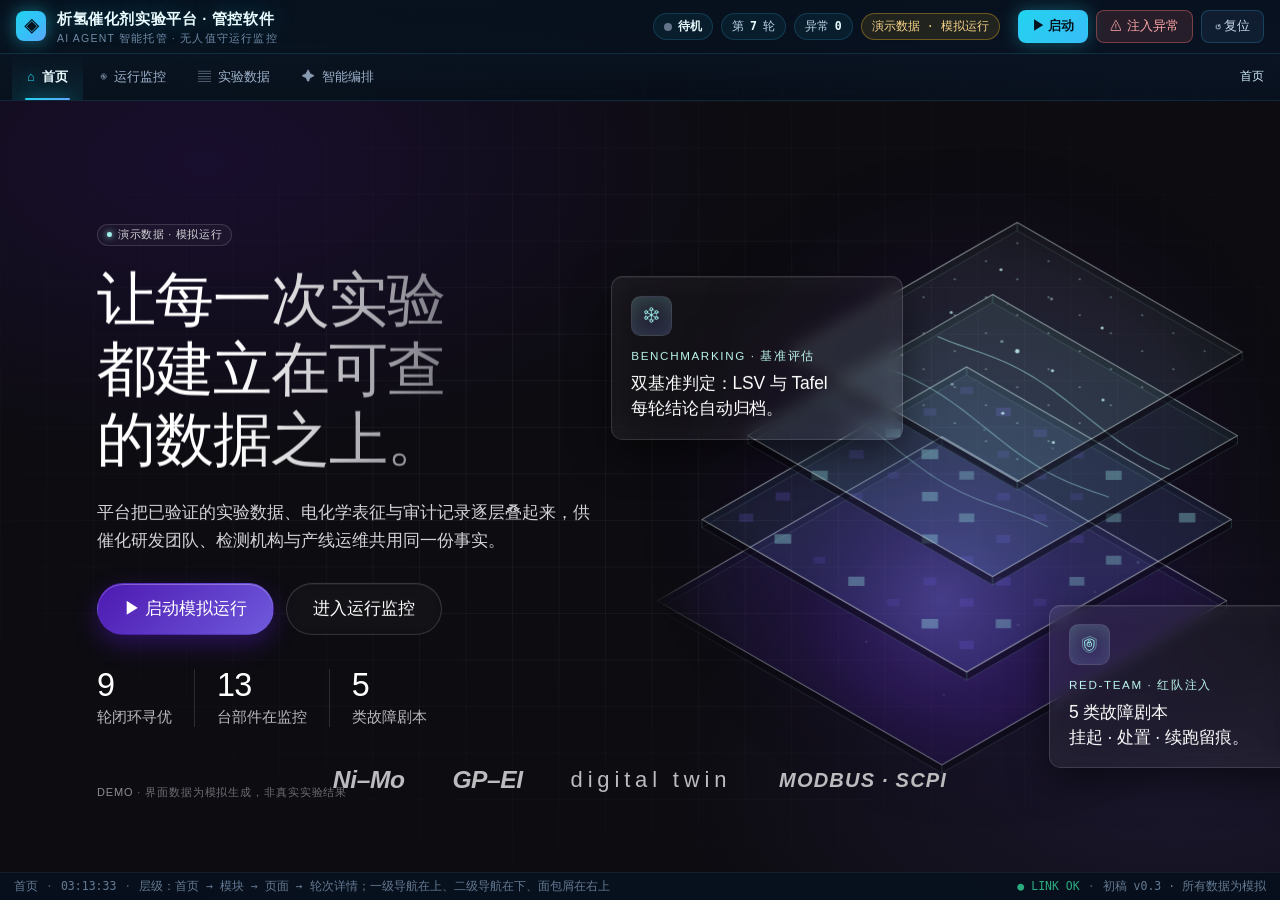
<file: 展示网页/index.html>
<!DOCTYPE html>
<html lang="zh-CN">
<head>
<meta charset="utf-8">
<meta name="viewport" content="width=device-width, initial-scale=1">
<title>析氢催化剂实验平台 · 管控软件 v0.3</title>
<link rel="stylesheet" href="assets/app.css">
<link rel="stylesheet" href="assets/hero.css">
</head>
<body>
<div id="app">

  <!-- 顶栏 -->
  <header class="topbar">
    <div class="brand">
      <span class="logo">◈</span>
      <div>
        <div class="t1">析氢催化剂实验平台 · 管控软件</div>
        <div class="t2">AI AGENT 智能托管 · 无人值守运行监控</div>
      </div>
    </div>
    <div class="grow"></div>
    <div class="pills">
      <span class="pill"><i class="dot s-idle" id="hdrStateDot"></i><b id="hdrState">待机</b></span>
      <span class="pill">第 <b id="hdrRound">–</b> 轮</span>
      <span class="pill">异常 <b id="hdrAlarm">0</b></span>
      <span class="pill demo-pill" title="界面数据为模拟生成，非真实实验数据">演示数据 · 模拟运行</span>
    </div>
    <div class="actions">
      <button id="btnRun" class="primary">▶ 启动</button>
      <button id="btnFault" class="danger">⚠ 注入异常</button>
      <button id="btnReset" class="plain">↺ 复位</button>
    </div>
  </header>

  <!-- 顶部导航窗格（一级模块 + 二级页面 + 面包屑） -->
  <nav class="navpane" id="navpane"></nav>

  <!-- 内容区 -->
  <div class="body">
    <main class="main" id="view"></main>
  </div>

  <!-- 状态栏 -->
  <footer class="statusbar">
    <span id="sbPage">首页</span>
    <span class="sep">·</span>
    <span id="sbClock">--:--:--</span>
    <span class="sep">·</span>
    <span id="sbHint"></span>
    <div class="grow"></div>
    <span class="ok">● LINK OK</span>
    <span class="sep">·</span>
    <span>初稿 v0.3 · 所有数据为模拟</span>
  </footer>
</div>

<div id="errbox"></div>

<!-- 数据与核心 -->
<script src="assets/data.js"></script>
<script src="core/bus.js"></script>
<script src="core/sim.js"></script>
<!-- 组件与图表 -->
<script src="ui/kit.js"></script>
<!-- 3D 引擎与场景（由 make_scene.py 生成；数字孪生页使用） -->
<script src="assets/3d/engine3d.js"></script>
<script src="assets/3d/scene.js"></script>
<!-- 视图：第一层 首页 / 第二层 模块总览 / 第三层 功能页与轮次详情 -->
<script src="views/home.js"></script>
<script src="views/module.js"></script>
<script src="views/dashboard.js"></script>
<script src="views/twin.js"></script>
<script src="views/archive.js"></script>
<script src="views/round.js"></script>
<script src="views/tasks.js"></script>
<script src="views/agent.js"></script>
<script src="views/logs.js"></script>
<!-- 启动 -->
<script src="app.js"></script>
</body>
</html>
</file>
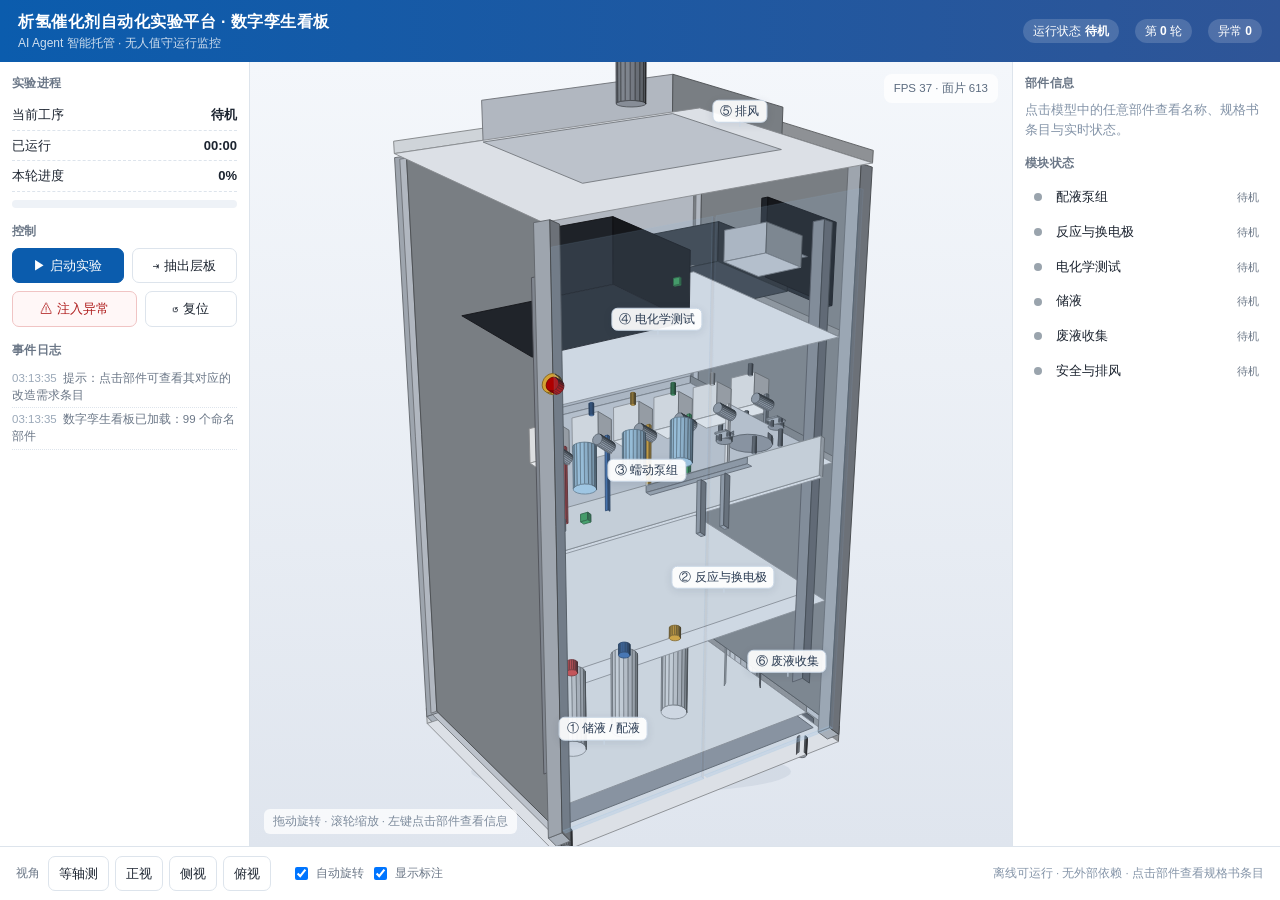
<file: 平台改造/3D数字孪生/index.html>
<!DOCTYPE html>
<html lang="zh-CN">
<head>
<meta charset="utf-8">
<meta name="viewport" content="width=device-width, initial-scale=1">
<title>析氢催化剂实验平台 · 数字孪生看板</title>
<style>
  :root{
    --bg:#eef2f7; --panel:#ffffff; --ink:#1c2430; --sub:#6b7787;
    --line:#dde4ec; --brand:#0b5cad; --brand2:#2f5597;
    --run:#3ba55d; --warn:#f0a020; --err:#d62728; --idle:#9aa4ad;
  }
  *{box-sizing:border-box}
  html,body{height:100%;margin:0}
  body{
    font:13px/1.5 "Microsoft YaHei","PingFang SC","Segoe UI",sans-serif;
    color:var(--ink); background:var(--bg); overflow:hidden;
  }
  #app{display:flex;flex-direction:column;height:100%}

  header{
    display:flex;align-items:center;gap:16px;padding:10px 18px;
    background:linear-gradient(90deg,#0b5cad,#2f5597);color:#fff;flex:0 0 auto;
  }
  header h1{font-size:16px;margin:0;font-weight:600;letter-spacing:.5px}
  header .sub{font-size:12px;opacity:.8}
  header .spacer{flex:1}
  .pill{font-size:12px;padding:3px 10px;border-radius:999px;background:rgba(255,255,255,.16)}
  .pill b{font-weight:600}

  main{flex:1;display:grid;grid-template-columns:250px 1fr 268px;min-height:0}
  aside{background:var(--panel);overflow:auto;padding:12px}
  #left{border-right:1px solid var(--line)}
  #right{border-left:1px solid var(--line)}

  .sec{margin-bottom:14px}
  .sec h2{font-size:12px;color:var(--sub);font-weight:600;margin:0 0 8px;letter-spacing:.4px}
  .kv{display:flex;justify-content:space-between;padding:5px 0;border-bottom:1px dashed var(--line)}
  .kv:last-child{border-bottom:0}
  .kv span:last-child{font-weight:600;font-variant-numeric:tabular-nums}

  .bar{height:8px;background:#eef2f7;border-radius:99px;overflow:hidden;margin:8px 0 4px}
  .bar i{display:block;height:100%;width:0;background:linear-gradient(90deg,#3ba55d,#63c98a);transition:width .2s}

  button{
    font:inherit;border:1px solid var(--line);background:#fff;color:var(--ink);
    padding:7px 10px;border-radius:7px;cursor:pointer;transition:.15s;
  }
  button:hover{border-color:#b9c7d8;background:#f7fafd}
  button:active{transform:translateY(1px)}
  button.primary{background:var(--brand);border-color:var(--brand);color:#fff}
  button.primary:hover{background:#0a51a0}
  button.danger{color:#b02020;border-color:#f0c4c4;background:#fff7f7}
  button.danger:hover{background:#ffecec}
  .btnrow{display:flex;gap:8px;flex-wrap:wrap}
  .btnrow button{flex:1 1 auto}

  /* 告警横幅 */
  #alert{
    display:none;margin:0 0 10px;padding:8px 10px;border-radius:8px;
    font-size:12px;line-height:1.45;
  }
  #alert.show{display:block}
  #alert.warn{background:#fff6e5;border:1px solid #f3d08a;color:#8a5a00}
  #alert.error{background:#ffeceb;border:1px solid #f2b5b3;color:#9c1c1c;animation:blink 1s infinite}
  @keyframes blink{50%{opacity:.55}}

  #log{font-size:11.5px;color:var(--sub);max-height:150px;overflow:auto}
  #log div{padding:3px 0;border-bottom:1px dotted var(--line)}
  #log .t{color:#9aa8b8;margin-right:6px}
  #log .e{color:#b02020}
  #log .w{color:#8a5a00}

  /* 舞台 */
  #stage{position:relative;min-width:0;background:#eef2f7}
  #cv{display:block;width:100%;height:100%;cursor:grab}
  #cv:active{cursor:grabbing}
  #labels{position:absolute;inset:0;pointer-events:none;overflow:hidden}
  .lab{
    position:absolute;transform:translate(-50%,-100%);
    background:rgba(255,255,255,.92);border:1px solid #c8d6e5;color:#2a3b52;
    font-size:11.5px;padding:2px 7px;border-radius:6px;white-space:nowrap;
    box-shadow:0 2px 8px rgba(20,40,70,.10);
  }
  .lab::after{content:"";position:absolute;left:50%;bottom:-5px;width:1px;height:5px;background:#c8d6e5}
  #hint{
    position:absolute;left:14px;bottom:12px;font-size:11.5px;color:#7d8b9c;
    background:rgba(255,255,255,.75);padding:4px 9px;border-radius:6px;
  }
  #stats{
    position:absolute;right:14px;top:12px;font-size:11.5px;color:#5b6b7f;
    background:rgba(255,255,255,.8);padding:6px 10px;border-radius:8px;
    font-variant-numeric:tabular-nums;
  }

  /* 右栏 */
  #card{font-size:12.5px}
  #card .name{font-size:14px;font-weight:600;margin-bottom:2px}
  #card .code{font-size:11.5px;color:var(--sub);margin-bottom:8px}
  #card .spec{display:inline-block;background:#eef4fb;color:#0b5cad;border-radius:5px;padding:1px 7px;font-size:11.5px;margin-bottom:8px}
  #card .desc{color:#46536a;line-height:1.6}
  #card .state{margin-top:8px;font-size:12px}
  .dot{display:inline-block;width:8px;height:8px;border-radius:50%;margin-right:6px;vertical-align:1px}
  .s-idle{background:var(--idle)} .s-running{background:var(--run)}
  .s-warn{background:var(--warn)} .s-error{background:var(--err)}

  .mod{display:flex;align-items:center;gap:8px;padding:7px 8px;border-radius:7px;cursor:pointer;border:1px solid transparent}
  .mod:hover{background:#f5f9fd;border-color:#e2ebf5}
  .mod .nm{flex:1;font-size:12.5px}
  .mod .st{font-size:11px;color:var(--sub)}

  footer{
    flex:0 0 auto;display:flex;align-items:center;gap:10px;padding:9px 16px;
    background:var(--panel);border-top:1px solid var(--line);
  }
  footer .grp{display:flex;gap:6px;align-items:center}
  footer .lbl{font-size:12px;color:var(--sub);margin-right:2px}
  footer .spacer{flex:1}
  label.chk{display:flex;align-items:center;gap:5px;font-size:12px;color:var(--sub);cursor:pointer}
  #err{position:fixed;inset:auto 12px 12px 12px;background:#ffeceb;border:1px solid #f2b5b3;color:#9c1c1c;padding:10px 12px;border-radius:8px;display:none;white-space:pre-wrap;font-size:12px;z-index:99}
</style>
</head>
<body>
<div id="app">
  <header>
    <div>
      <h1>析氢催化剂自动化实验平台 · 数字孪生看板</h1>
      <div class="sub">AI Agent 智能托管 · 无人值守运行监控</div>
    </div>
    <div class="spacer"></div>
    <div class="pill">运行状态 <b id="hdrState">待机</b></div>
    <div class="pill">第 <b id="hdrRound">0</b> 轮</div>
    <div class="pill">异常 <b id="hdrErr">0</b></div>
  </header>

  <main>
    <aside id="left">
      <div id="alert" class="warn"></div>

      <div class="sec">
        <h2>实验进程</h2>
        <div class="kv"><span>当前工序</span><span id="mStep">待机</span></div>
        <div class="kv"><span>已运行</span><span id="mElapsed">00:00</span></div>
        <div class="kv"><span>本轮进度</span><span id="mProg">0%</span></div>
        <div class="bar"><i id="mBar"></i></div>
      </div>

      <div class="sec">
        <h2>控制</h2>
        <div class="btnrow">
          <button id="btnRun" class="primary">▶ 启动实验</button>
          <button id="btnDrawer">⇥ 抽出层板</button>
        </div>
        <div class="btnrow" style="margin-top:8px">
          <button id="btnFault" class="danger">⚠ 注入异常</button>
          <button id="btnReset">↺ 复位</button>
        </div>
      </div>

      <div class="sec">
        <h2>事件日志</h2>
        <div id="log"></div>
      </div>
    </aside>

    <section id="stage">
      <canvas id="cv"></canvas>
      <div id="labels"></div>
      <div id="stats">FPS <span id="fps">–</span> · 面片 <span id="faces">–</span></div>
      <div id="hint">拖动旋转 · 滚轮缩放 · 左键点击部件查看信息</div>
    </section>

    <aside id="right">
      <div class="sec">
        <h2>部件信息</h2>
        <div id="card">
          <div class="desc" style="color:#8494a8">点击模型中的任意部件查看名称、规格书条目与实时状态。</div>
        </div>
      </div>
      <div class="sec">
        <h2>模块状态</h2>
        <div id="mods"></div>
      </div>
    </aside>
  </main>

  <footer>
    <div class="grp"><span class="lbl">视角</span>
      <button data-view="iso">等轴测</button>
      <button data-view="front">正视</button>
      <button data-view="side">侧视</button>
      <button data-view="top">俯视</button>
    </div>
    <div class="grp" style="margin-left:10px">
      <label class="chk"><input type="checkbox" id="cbSpin" checked> 自动旋转</label>
      <label class="chk"><input type="checkbox" id="cbLabel" checked> 显示标注</label>
    </div>
    <div class="spacer"></div>
    <div style="font-size:11.5px;color:#8494a8">离线可运行 · 无外部依赖 · 点击部件查看规格书条目</div>
  </footer>
</div>

<div id="err"></div>

<script src="scene.js"></script>
<script src="engine.js"></script>
<script src="app.js"></script>
</body>
</html>
</file>
<file: 展示网页/assets/app.css>
/* ============================================================
   析氢催化剂实验平台 · 管控软件
   设计系统 v0.3 —— 深色科技风（HUD / 网格底 / 青色辉光 / 等宽数字）
   ============================================================ */

:root{
  /* 底色与面板 */
  --bg:#060b14;
  --bg2:#08111e;
  --panel:rgba(13,23,38,.92);
  --panel2:rgba(17,30,49,.9);
  --glass:rgba(20,36,58,.66);
  /* 文字 */
  --ink:#e6f0fa;
  --ink2:#c6d8ea;
  --sub:#8ba3bd;
  --dim:#647a93;
  /* 线条 */
  --line:rgba(96,165,250,.14);
  --line2:rgba(120,180,255,.28);
  --hair:rgba(148,163,184,.1);
  /* 主题色 */
  --brand:#22d3ee;
  --brand2:#38bdf8;
  --brand3:#3b82f6;
  --run:#34d399;
  --warn:#fbbf24;
  --err:#f87171;
  --idle:#64748b;
  --chip:rgba(34,211,238,.08);
  --radius:10px;
  --shadow:0 10px 30px rgba(0,0,0,.34), inset 0 1px 0 rgba(255,255,255,.03);
  --glow:0 0 18px rgba(34,211,238,.28);
  --mono:ui-monospace,"Cascadia Mono","JetBrains Mono",Consolas,"Microsoft YaHei",monospace;
}

*{box-sizing:border-box}
html,body{height:100%;margin:0}
body{
  font:13px/1.55 "Microsoft YaHei","PingFang SC","Segoe UI",sans-serif;
  color:var(--ink);overflow:hidden;
  background:
    radial-gradient(1100px 560px at 8% -12%, rgba(34,211,238,.16), transparent 62%),
    radial-gradient(900px 520px at 92% -6%, rgba(59,130,246,.18), transparent 64%),
    radial-gradient(700px 420px at 50% 110%, rgba(14,116,144,.16), transparent 70%),
    var(--bg);
}
/* 全局网格底 */
body::before{
  content:"";position:fixed;inset:0;z-index:0;pointer-events:none;
  background-image:
    linear-gradient(rgba(56,189,248,.055) 1px,transparent 1px),
    linear-gradient(90deg,rgba(56,189,248,.055) 1px,transparent 1px);
  background-size:46px 46px,46px 46px;
  -webkit-mask-image:radial-gradient(1300px 760px at 50% -8%,#000 12%,rgba(0,0,0,.45) 62%,transparent 88%);
  mask-image:radial-gradient(1300px 760px at 50% -8%,#000 12%,rgba(0,0,0,.45) 62%,transparent 88%);
}
#app{position:relative;z-index:1;display:flex;flex-direction:column;height:100%}
.grow{flex:1}
.muted{color:var(--dim)}
.sep{color:rgba(148,163,184,.45);margin:0 6px}
.mono{font-family:var(--mono);font-variant-numeric:tabular-nums}

/* ---------- 滚动条 ---------- */
::-webkit-scrollbar{width:10px;height:10px}
::-webkit-scrollbar-track{background:transparent}
::-webkit-scrollbar-thumb{background:rgba(96,165,250,.22);border-radius:6px;border:2px solid transparent;background-clip:content-box}
::-webkit-scrollbar-thumb:hover{background:rgba(34,211,238,.4);background-clip:content-box}

/* ============================================================
   一、顶栏
   ============================================================ */
.topbar{
  flex:0 0 auto;display:flex;align-items:center;gap:18px;
  padding:0 16px;height:54px;
  background:linear-gradient(180deg,rgba(8,17,30,.96),rgba(8,17,30,.78));
  border-bottom:1px solid rgba(56,189,248,.16);
  box-shadow:0 1px 0 rgba(34,211,238,.08),0 8px 24px rgba(0,0,0,.35);
}
.brand{display:flex;align-items:center;gap:11px;min-width:0}
.brand .logo{
  width:30px;height:30px;flex:0 0 30px;display:flex;align-items:center;justify-content:center;
  font-size:15px;color:#04121c;border-radius:8px;font-weight:700;
  background:linear-gradient(135deg,#22d3ee,#38bdf8 60%,#60a5fa);
  box-shadow:0 0 18px rgba(34,211,238,.5);
}
.brand .t1{
  font-size:15px;font-weight:600;letter-spacing:.6px;color:#eafcff;
  text-shadow:0 0 22px rgba(34,211,238,.35);white-space:nowrap;
}
.brand .t2{font-size:10.5px;color:#6f8aa6;letter-spacing:1.2px;white-space:nowrap}
.pills{display:flex;align-items:center;gap:8px;flex-wrap:wrap}
.pill{
  display:inline-flex;align-items:center;gap:6px;
  font-size:11.5px;padding:4px 10px;border-radius:999px;
  background:rgba(34,211,238,.07);border:1px solid rgba(56,189,248,.18);
  color:#b9d3e8;font-family:var(--mono);
}
.pill b{font-weight:600;color:#eafcff;font-variant-numeric:tabular-nums}
.demo-pill{
  background:rgba(251,191,36,.1);border-color:rgba(251,191,36,.35);color:#f7d488;cursor:help;
}
.actions{display:flex;gap:8px}

/* ---------- 按钮 ---------- */
button{
  font:inherit;font-size:12.5px;border:1px solid rgba(56,189,248,.22);background:rgba(20,36,58,.7);
  color:var(--ink2);padding:6px 13px;border-radius:8px;cursor:pointer;transition:.15s;white-space:nowrap;
}
button:hover{border-color:rgba(34,211,238,.5);color:#eafcff;background:rgba(34,211,238,.12)}
button:active{transform:translateY(1px)}
button.primary{
  background:linear-gradient(135deg,#22d3ee,#38bdf8);color:#04121c;border-color:transparent;font-weight:600;
  box-shadow:0 0 18px rgba(34,211,238,.35);
}
button.primary:hover{background:linear-gradient(135deg,#4be0f5,#5ec5fa);color:#04121c;box-shadow:0 0 24px rgba(34,211,238,.55)}
button.danger{background:rgba(248,113,113,.12);border-color:rgba(248,113,113,.4);color:#fca5a5}
button.danger:hover{background:rgba(248,113,113,.2);border-color:rgba(248,113,113,.65);color:#fecaca}
.topbar button.plain{background:rgba(20,36,58,.7)}

/* ============================================================
   二、顶部导航窗格（一级模块 + 二级页面 + 面包屑）
   ============================================================ */
.navpane{
  flex:0 0 auto;z-index:2;
  background:linear-gradient(180deg,rgba(10,20,34,.92),rgba(8,15,26,.72));
  border-bottom:1px solid rgba(56,189,248,.12);
}
.navrow{display:flex;align-items:stretch;gap:2px;padding:0 12px;height:46px;overflow-x:auto;overflow-y:hidden}
.navrow::-webkit-scrollbar{height:0}
.tab{
  position:relative;display:flex;align-items:center;gap:7px;
  padding:0 15px;font-size:13px;color:#9fb3cc;cursor:pointer;white-space:nowrap;
  transition:color .15s,background .15s;user-select:none;
}
.tab .ic{font-size:13px;opacity:.85}
.tab:hover{color:#d9f6ff;background:linear-gradient(180deg,transparent,rgba(34,211,238,.07))}
.tab.on{color:#eafcff;font-weight:600;background:linear-gradient(180deg,transparent,rgba(34,211,238,.1))}
.tab.on .ic{color:var(--brand);opacity:1;text-shadow:0 0 12px rgba(34,211,238,.8)}
.tab.on::after{
  content:"";position:absolute;left:13px;right:13px;bottom:0;height:2px;border-radius:2px;
  background:linear-gradient(90deg,#22d3ee,#60a5fa);box-shadow:0 0 14px rgba(34,211,238,.85);
}
.tab .cnt{
  font-family:var(--mono);font-size:10.5px;background:rgba(248,113,113,.9);color:#1a0505;
  border-radius:999px;padding:0 5px;min-width:16px;text-align:center;font-weight:700;
}
.navrow .spacer{flex:1}
/* 面包屑 */
.crumbs{display:flex;align-items:center;gap:6px;font-size:11.5px;font-family:var(--mono);color:#6f8aa6;padding-right:4px}
.crumb{cursor:pointer;color:#7f9ab5;transition:.15s}
.crumb:hover{color:var(--brand);text-shadow:0 0 10px rgba(34,211,238,.6)}
.crumb.here{color:#cfe9f7;cursor:default}
.crumb.here:hover{text-shadow:none;color:#cfe9f7}
.crumb-sep{color:#3f5a75}
/* 二级页面条 */
.subnav{
  display:flex;align-items:center;gap:8px;padding:0 14px 9px;overflow-x:auto;
}
.subnav::-webkit-scrollbar{height:0}
.subtab{
  display:inline-flex;align-items:center;gap:6px;white-space:nowrap;
  font-size:12px;padding:5px 13px;border-radius:999px;cursor:pointer;
  border:1px solid rgba(56,189,248,.16);background:rgba(15,28,46,.66);color:#9fb3cc;transition:.15s;
}
.subtab:hover{border-color:rgba(34,211,238,.42);color:#dff6ff}
.subtab.on{
  color:#04121c;font-weight:600;border-color:transparent;
  background:linear-gradient(135deg,#22d3ee,#38bdf8);
  box-shadow:0 0 18px rgba(34,211,238,.38);
}
.subnav .lbl{font-size:11px;letter-spacing:1px;color:#5d7791;font-family:var(--mono);padding-right:2px}

/* ============================================================
   三、布局
   ============================================================ */
.body{flex:1;display:flex;min-height:0}
.main{flex:1;min-width:0;overflow:auto;padding:15px 18px 26px}

/* ============================================================
   四、卡片（HUD 角标）
   ============================================================ */
.card{
  position:relative;background:linear-gradient(180deg,var(--panel),rgba(10,18,30,.92));
  border:1px solid var(--line);border-radius:var(--radius);
  box-shadow:var(--shadow);padding:12px 14px;margin-bottom:12px;
}
.card::before{
  content:"";position:absolute;left:-1px;top:-1px;width:13px;height:13px;
  border-top:1.5px solid rgba(34,211,238,.7);border-left:1.5px solid rgba(34,211,238,.7);
  border-top-left-radius:var(--radius);pointer-events:none;
}
.card::after{
  content:"";position:absolute;right:-1px;bottom:-1px;width:13px;height:13px;
  border-bottom:1.5px solid rgba(34,211,238,.35);border-right:1.5px solid rgba(34,211,238,.35);
  border-bottom-right-radius:var(--radius);pointer-events:none;
}
.card>h3{
  margin:0 0 10px;font-size:12.5px;color:#9dc2dd;font-weight:600;
  letter-spacing:.8px;display:flex;align-items:center;gap:8px;
}
.card>h3::before{
  content:"";width:3px;height:12px;border-radius:2px;
  background:linear-gradient(180deg,#22d3ee,#3b82f6);box-shadow:0 0 10px rgba(34,211,238,.7);
}
.card>h3 .tag{
  font-size:10.5px;font-weight:400;color:#8fa9c2;background:var(--chip);
  border:1px solid rgba(56,189,248,.22);border-radius:5px;padding:0 6px;letter-spacing:.2px;
}
.grid{display:grid;gap:12px}
.g4{grid-template-columns:repeat(4,1fr)}
.g3{grid-template-columns:repeat(3,1fr)}
.g2{grid-template-columns:repeat(2,1fr)}
.g23{grid-template-columns:1.35fr 1fr}
.g32{grid-template-columns:1fr 1.35fr}
@media (max-width:1280px){ .g4{grid-template-columns:repeat(2,1fr)} .grid.g3{grid-template-columns:repeat(2,1fr)} }

/* ---------- 统计卡 ---------- */
.stat{padding:12px 14px}
.stat .k{font-size:11.5px;color:var(--sub);letter-spacing:.6px}
.stat .v{
  font-size:27px;font-weight:600;line-height:1.24;margin-top:3px;
  font-family:var(--mono);font-variant-numeric:tabular-nums;letter-spacing:-.6px;
  color:#f2fcff;text-shadow:0 0 20px rgba(34,211,238,.3);
}
.stat .v small{font-size:12px;font-weight:400;color:var(--sub);margin-left:4px;text-shadow:none;letter-spacing:0}
.stat .d{font-size:11.5px;color:var(--dim);margin-top:3px}
.stat .d.up{color:var(--run)} .stat .d.down{color:var(--err)}
.stat .d b{color:#d7ecf9;font-family:var(--mono)}

/* ---------- 状态点 / 徽标 ---------- */
.dot{width:8px;height:8px;border-radius:50%;display:inline-block;background:var(--idle);position:relative}
.dot.s-run{background:var(--run);box-shadow:0 0 10px rgba(52,211,153,.9)}
.dot.s-warn{background:var(--warn);box-shadow:0 0 10px rgba(251,191,36,.9)}
.dot.s-err{background:var(--err);box-shadow:0 0 10px rgba(248,113,113,.95)}
.badge{
  display:inline-block;font-size:11px;padding:1px 8px;border-radius:999px;
  border:1px solid transparent;white-space:nowrap;font-family:var(--mono);
}
.b-idle{background:rgba(100,116,139,.16);color:#9aa9bd;border-color:rgba(100,116,139,.3)}
.b-run{background:rgba(52,211,153,.14);color:#6ee7b7;border-color:rgba(52,211,153,.34)}
.b-warn{background:rgba(251,191,36,.14);color:#fcd34d;border-color:rgba(251,191,36,.34)}
.b-err{background:rgba(248,113,113,.14);color:#fca5a5;border-color:rgba(248,113,113,.36)}
.b-info{background:rgba(34,211,238,.12);color:#67e8f9;border-color:rgba(34,211,238,.32)}

/* ---------- 告警横幅 ---------- */
.banner{
  display:none;align-items:center;gap:10px;padding:9px 12px;border-radius:9px;
  margin-bottom:12px;font-size:12.5px;
}
.banner.show{display:flex}
.banner.hold{background:rgba(251,191,36,.1);border:1px solid rgba(251,191,36,.35);color:#fcd34d}
.banner.stop{background:rgba(248,113,113,.12);border:1px solid rgba(248,113,113,.4);color:#fca5a5;animation:blink 1.1s infinite}
@keyframes blink{50%{opacity:.6}}

/* ---------- 表格 ---------- */
table{width:100%;border-collapse:collapse;font-size:12.5px}
th,td{text-align:left;padding:7px 8px;border-bottom:1px solid var(--hair)}
th{
  font-size:11px;color:var(--sub);font-weight:600;background:rgba(56,189,248,.05);
  white-space:nowrap;letter-spacing:.5px;
}
tbody tr{cursor:pointer;transition:background .12s}
tbody tr:hover{background:rgba(34,211,238,.06)}
tbody tr.sel{background:rgba(34,211,238,.1);box-shadow:inset 2px 0 0 var(--brand)}
td.num,th.num{text-align:right;font-variant-numeric:tabular-nums;font-family:var(--mono)}
td b{white-space:nowrap}

/* ---------- 时间轴 ---------- */
.tl{display:flex;gap:6px;margin:6px 0 2px}
.tl .seg{
  flex:var(--w) 1 0;position:relative;padding:8px 8px 7px;font-size:11.5px;
  color:#7f9ab5;background:rgba(56,189,248,.045);
  border:1px solid rgba(96,165,250,.12);border-radius:7px;text-align:center;transition:.2s;
}
.tl .seg.done{color:#c6d8ea;border-color:rgba(52,211,153,.32);background:rgba(52,211,153,.06)}
.tl .seg.cur{
  color:#eafcff;font-weight:600;border-color:rgba(34,211,238,.55);
  background:linear-gradient(180deg,rgba(34,211,238,.18),rgba(34,211,238,.04));
  box-shadow:0 0 18px rgba(34,211,238,.22);
}
.tl .seg .bar{height:3px;background:rgba(96,165,250,.18);border-radius:2px;margin-top:6px;overflow:hidden}
.tl .seg .bar i{display:block;height:100%;background:linear-gradient(90deg,#22d3ee,#60a5fa);box-shadow:0 0 8px rgba(34,211,238,.8)}

/* ---------- 层级路径条 ---------- */
.pathbar{display:flex;align-items:center;gap:8px;flex-wrap:wrap;font-family:var(--mono);font-size:11.5px}
.pathbar .pn{
  display:inline-flex;align-items:center;gap:6px;padding:5px 11px;border-radius:7px;
  border:1px solid rgba(56,189,248,.16);background:rgba(15,28,46,.62);color:#8fb6d4;cursor:pointer;transition:.15s;
}
.pathbar .pn:hover{border-color:rgba(34,211,238,.45);color:#dff6ff}
.pathbar .pn .pi{color:#5d7791}
.pathbar .pn.on{
  color:#04121c;font-weight:600;border-color:transparent;
  background:linear-gradient(135deg,#22d3ee,#38bdf8);box-shadow:0 0 16px rgba(34,211,238,.35);
}
.pathbar .pn.on .pi{color:#04121c;opacity:.65}
.pathbar .pa{color:#3f5a75}
.pathbar .pn.ghost{opacity:.5;border-style:dashed;cursor:default}
.pathbar .pn.ghost:hover{border-color:rgba(56,189,248,.16);color:#8fb6d4}

/* ---------- 进度条 ---------- */
.pbar{height:7px;background:rgba(96,165,250,.14);border-radius:99px;overflow:hidden}
.pbar i{display:block;height:100%;background:linear-gradient(90deg,#22d3ee,#34d399);box-shadow:0 0 12px rgba(34,211,238,.6);transition:width .25s}

/* ---------- 列表 ---------- */
.row{display:flex;align-items:center;gap:8px;padding:7px 0;border-bottom:1px dashed var(--hair)}
.row:last-child{border-bottom:0}
.row:hover{background:rgba(34,211,238,.04)}
.row .nm{flex:1;min-width:0;overflow:hidden;text-overflow:ellipsis;white-space:nowrap}
.row .st{font-size:11.5px;color:var(--sub);font-family:var(--mono)}

/* ---------- 日志 ---------- */
.log{font-size:11.5px;max-height:280px;overflow:auto;font-family:var(--mono)}
.log div{padding:3px 0;border-bottom:1px dotted rgba(148,163,184,.1)}
.log .t{color:#5f7791;margin-right:6px;font-variant-numeric:tabular-nums}
.log .e{color:#fca5a5} .log .w{color:#fcd34d}

/* ---------- 3D ---------- */
.twin-wrap{display:grid;grid-template-columns:1fr 300px;gap:12px}
.twin-canvas{
  position:relative;border:1px solid rgba(56,189,248,.2);border-radius:10px;overflow:hidden;height:calc(100vh - 210px);min-height:420px;
  background:
    radial-gradient(700px 400px at 50% 15%,rgba(34,211,238,.1),transparent 70%),
    linear-gradient(180deg,#0a1422,#070e19);
  box-shadow:inset 0 0 60px rgba(34,211,238,.06);
}
.twin-canvas canvas{display:block;width:100%;height:100%}
.twin-badge{
  position:absolute;left:12px;top:10px;font-size:11px;color:#7fd8ec;font-family:var(--mono);
  background:rgba(6,16,28,.7);border:1px dashed rgba(34,211,238,.4);border-radius:6px;padding:3px 8px;
  letter-spacing:.5px;
}

/* ---------- 其他 ---------- */
.kv{display:flex;justify-content:space-between;gap:10px;padding:5px 0;border-bottom:1px dashed var(--hair)}
.kv:last-child{border-bottom:0}
.kv span:first-child{color:var(--sub)}
.kv span:last-child{font-weight:600;font-variant-numeric:tabular-nums;font-family:var(--mono);color:#dff2ff}
.chip{
  display:inline-block;font-size:11.5px;background:var(--chip);border:1px solid rgba(56,189,248,.22);
  border-radius:5px;padding:1px 7px;margin:2px 4px 2px 0;color:#9dd6ea;
}
.qchip{
  display:inline-block;font-size:11.5px;padding:3px 9px;border-radius:999px;cursor:pointer;
  border:1px dashed rgba(56,189,248,.35);color:#8fe6f8;background:rgba(34,211,238,.06);margin:0 5px 5px 0;
  transition:.15s;
}
.qchip:hover{background:rgba(34,211,238,.16);border-style:solid;color:#d8fbff}
textarea,input[type=text]{
  font:inherit;width:100%;border:1px solid rgba(56,189,248,.22);border-radius:8px;
  padding:8px 10px;background:rgba(8,17,30,.8);color:var(--ink);resize:vertical;
}
textarea::placeholder,input[type=text]::placeholder{color:#56708b}
textarea:focus,input[type=text]:focus{outline:none;border-color:rgba(34,211,238,.6);box-shadow:0 0 0 3px rgba(34,211,238,.12)}
.btnrow{display:flex;gap:8px;flex-wrap:wrap;margin-top:10px}
.trace{border:1px solid var(--line);border-radius:8px;padding:8px 10px;margin-bottom:8px;background:rgba(10,20,34,.7)}
.trace .hd{display:flex;gap:8px;align-items:center;font-size:12.5px}
.trace .bd{margin-top:6px;font-size:12px;color:#a9c2d8;display:none}
.trace.open .bd{display:block}
.trace .bd ol{margin:6px 0 0 18px;padding:0}
.trace .bd li{margin:3px 0}
.cand{border:1px solid var(--line);border-radius:9px;padding:10px 12px;margin-bottom:8px;background:rgba(10,20,34,.6)}
.cand .t{font-weight:600;font-size:13px;display:flex;gap:8px;align-items:center}
.cand .m{font-size:12px;color:var(--sub);margin-top:4px}
.cand .e{font-size:11.5px;color:#9bb6cd;margin-top:6px;background:rgba(56,189,248,.07);border-radius:6px;padding:5px 8px}
.cand.sel{border-color:rgba(34,211,238,.55);box-shadow:0 0 0 3px rgba(34,211,238,.12)}

/* ---------- 错误框 ---------- */
#errbox{
  position:fixed;left:12px;right:12px;bottom:12px;z-index:99;display:none;
  background:rgba(60,10,14,.94);border:1px solid rgba(248,113,113,.5);color:#fecaca;border-radius:8px;
  padding:10px 12px;font-size:12px;white-space:pre-wrap;max-height:40vh;overflow:auto;
}

/* ---------- 底部状态栏 ---------- */
.statusbar{
  flex:0 0 auto;display:flex;align-items:center;gap:2px;padding:5px 14px;height:28px;
  background:rgba(8,17,30,.92);border-top:1px solid var(--hair);font-size:11.5px;color:var(--dim);
  font-family:var(--mono);
}
.statusbar .ok{color:rgba(52,211,153,.8)}

/* ============================================================
   五、首页（项目总览）
   ============================================================ */
.home-hero{
  position:relative;overflow:hidden;border-radius:14px;margin-bottom:12px;
  padding:26px 28px 22px;color:#eafcff;
  background:
    radial-gradient(700px 300px at 85% 0%,rgba(34,211,238,.18),transparent 65%),
    linear-gradient(124deg,rgba(8,24,44,.96) 0%,rgba(9,34,63,.94) 46%,rgba(13,44,80,.92) 100%);
  border:1px solid rgba(56,189,248,.24);
  box-shadow:0 18px 44px rgba(0,0,0,.45), inset 0 0 70px rgba(34,211,238,.06);
}
.home-hero::before{
  content:"";position:absolute;inset:0;pointer-events:none;opacity:.5;
  background-image:radial-gradient(circle at 1px 1px,rgba(56,189,248,.35) 1px,transparent 0);
  background-size:22px 22px;
  -webkit-mask-image:linear-gradient(102deg,#000 18%,transparent 66%);
  mask-image:linear-gradient(102deg,#000 18%,transparent 66%);
}
.home-hero::after{
  content:"";position:absolute;right:-1px;bottom:-1px;width:16px;height:16px;
  border-bottom:2px solid rgba(34,211,238,.6);border-right:2px solid rgba(34,211,238,.6);
  border-bottom-right-radius:14px;pointer-events:none;
}
.hero-grid{position:relative;display:grid;grid-template-columns:1.16fr .84fr;gap:30px;align-items:start}
.home-hero .kicker{
  font-size:11px;letter-spacing:1.4px;color:#7fd8ec;margin-bottom:10px;font-family:var(--mono);
}
.home-hero h1{
  margin:0 0 10px;font-size:25px;line-height:1.34;font-weight:700;letter-spacing:1px;
  color:#f4fdff;text-shadow:0 0 30px rgba(34,211,238,.35);
}
.home-hero .lede{margin:0 0 14px;font-size:12.8px;line-height:1.9;color:#b9d4e6;max-width:52em}
.home-hero .lede b{color:#7fe9ff;font-weight:600}
.hero-tags{display:flex;flex-wrap:wrap;gap:6px;margin-bottom:16px}
.hero-tags .ht{
  font-size:11px;padding:2px 9px;border-radius:999px;font-family:var(--mono);
  background:rgba(34,211,238,.09);border:1px solid rgba(56,189,248,.28);color:#a9e6f7;
}
.hero-btns{display:flex;gap:10px;flex-wrap:wrap}
.hero-btns button{font-size:13px;padding:8px 16px;border-radius:9px}
button.hero-primary{
  background:linear-gradient(135deg,#22d3ee,#38bdf8);color:#04121c;border-color:transparent;font-weight:700;
  box-shadow:0 0 22px rgba(34,211,238,.5);
}
button.hero-primary:hover{background:linear-gradient(135deg,#4be0f5,#5ec5fa);color:#04121c}
button.hero-ghost{background:rgba(34,211,238,.08);border-color:rgba(56,189,248,.34);color:#c7ecfa}
button.hero-ghost:hover{background:rgba(34,211,238,.18);border-color:rgba(34,211,238,.6);color:#eafcff}
.hero-note{margin-top:12px;font-size:11px;color:#7f9ab5;font-family:var(--mono)}
.hero-note b{color:#f7d488}

/* 首页 · 实时状态卡 */
.hero-status{
  background:linear-gradient(180deg,rgba(12,28,48,.86),rgba(8,20,36,.86));
  border:1px solid rgba(56,189,248,.26);border-radius:12px;padding:14px 16px 12px;
  box-shadow:inset 0 0 40px rgba(34,211,238,.05);
}
.hero-status .hs-hd{display:flex;align-items:center;gap:8px;font-size:13px;margin-bottom:6px;color:#eafcff}
.hero-status .hs-hd .dot{box-shadow:0 0 0 3px rgba(34,211,238,.14)}
.hero-status .hs-hd .hs-live{margin-left:auto;font-size:10.5px;color:#6f8aa6;font-family:var(--mono)}
.hero-status .kv{border-bottom:1px dashed rgba(56,189,248,.16);font-size:12.5px;padding:6px 0}
.hero-status .kv:last-child{border-bottom:0}
.hero-status .kv span:first-child{color:#8fb6d4}
.hero-status .kv span:last-child{color:#eafcff}
.hero-status .pbar{background:rgba(34,211,238,.14);margin:7px 0 3px}
.hero-status .pbar i{background:linear-gradient(90deg,#22d3ee,#34d399);box-shadow:0 0 14px rgba(34,211,238,.8)}

/* 首页 · 分区标题 */
.sec-hd{
  display:flex;align-items:baseline;gap:10px;
  margin:18px 2px 10px;font-size:13.5px;font-weight:600;color:#d6ecfa;letter-spacing:.8px;
}
.sec-hd::before{
  content:"";width:3px;height:13px;border-radius:2px;
  background:linear-gradient(180deg,#22d3ee,#3b82f6);box-shadow:0 0 10px rgba(34,211,238,.7);
  display:inline-block;transform:translateY(1px);
}
.sec-hd .muted{font-size:11px;font-weight:400;letter-spacing:0}

/* 首页 · 能力卡 */
.cap{display:flex;gap:12px;cursor:pointer;margin-bottom:0;transition:transform .16s,border-color .16s,box-shadow .16s,background .16s}
.cap:hover{
  transform:translateY(-2px);border-color:rgba(34,211,238,.45);
  background:linear-gradient(180deg,rgba(19,38,62,.96),rgba(11,24,40,.96));
  box-shadow:0 12px 30px rgba(0,0,0,.45),0 0 26px rgba(34,211,238,.12);
}
.cap .cap-ic{
  flex:0 0 38px;height:38px;border-radius:10px;display:flex;align-items:center;justify-content:center;
  font-size:18px;color:var(--brand);background:rgba(34,211,238,.09);border:1px solid rgba(56,189,248,.28);
  box-shadow:inset 0 0 18px rgba(34,211,238,.12);
}
.cap .cap-bd{min-width:0}
.cap .cap-t{font-size:13px;font-weight:600;display:flex;align-items:center;gap:8px;color:#e6f4ff}
.cap .cap-t .chip{font-size:10.5px;font-weight:400}
.cap .cap-d{font-size:12px;color:var(--sub);line-height:1.72;margin-top:5px}
.cap .cap-go{font-size:11px;color:var(--brand);margin-top:7px;opacity:.8;font-family:var(--mono)}
.cap:hover .cap-go{opacity:1}
/* 大号模块入口卡 */
.modcard{
  display:flex;flex-direction:column;gap:8px;cursor:pointer;margin-bottom:0;
  padding:16px 18px;transition:transform .16s,border-color .16s,box-shadow .16s,background .16s;
}
.modcard:hover{
  transform:translateY(-3px);border-color:rgba(34,211,238,.5);
  background:linear-gradient(180deg,rgba(20,40,66,.96),rgba(11,24,40,.96));
  box-shadow:0 16px 36px rgba(0,0,0,.5),0 0 30px rgba(34,211,238,.14);
}
.modcard .mh{display:flex;align-items:center;gap:10px}
.modcard .mi{
  width:34px;height:34px;flex:0 0 34px;border-radius:9px;display:flex;align-items:center;justify-content:center;
  font-size:16px;color:var(--brand);background:rgba(34,211,238,.1);border:1px solid rgba(56,189,248,.3);
  box-shadow:inset 0 0 18px rgba(34,211,238,.14);
}
.modcard .mt{font-size:15px;font-weight:600;color:#eafcff;letter-spacing:.5px}
.modcard .ms{font-size:11px;color:#6f8aa6;font-family:var(--mono);letter-spacing:.6px}
.modcard .md{font-size:12px;color:var(--sub);line-height:1.75;min-height:42px}
.modcard .mp{display:flex;flex-wrap:wrap;gap:5px;margin-top:2px}
.modcard .mp span{
  font-size:11px;font-family:var(--mono);color:#9dd6ea;background:rgba(34,211,238,.07);
  border:1px solid rgba(56,189,248,.2);border-radius:5px;padding:1px 7px;
}
.modcard .mg{margin-top:auto;font-size:11.5px;color:var(--brand);font-family:var(--mono);padding-top:6px}
.modcard:hover .mg{text-shadow:0 0 12px rgba(34,211,238,.7)}

/* 首页 · 导览路线 */
.steps{display:grid;grid-template-columns:repeat(5,1fr);gap:10px}
.step{
  position:relative;background:linear-gradient(180deg,var(--panel),rgba(10,18,30,.9));
  border:1px solid var(--line);border-radius:10px;
  padding:11px 12px;cursor:pointer;transition:transform .16s,border-color .16s,background .16s;
}
.step:hover{transform:translateY(-2px);border-color:rgba(34,211,238,.42);background:rgba(19,38,62,.9)}
.step .n{
  width:20px;height:20px;border-radius:50%;background:rgba(34,211,238,.1);color:var(--brand);
  border:1px solid rgba(56,189,248,.34);font-size:11px;font-weight:700;font-family:var(--mono);
  display:flex;align-items:center;justify-content:center;margin-bottom:7px;
}
.step .t{font-size:12.5px;font-weight:600;color:#e6f4ff}
.step .d{font-size:11.5px;color:var(--sub);line-height:1.65;margin-top:4px}
.step::after{
  content:"›";position:absolute;right:-8px;top:50%;transform:translateY(-50%);
  color:rgba(56,189,248,.5);font-size:14px;
}
.step:last-child::after{display:none}

/* 首页 · 收敛成效 */
.conv-wrap{display:grid;grid-template-columns:1fr 248px;gap:18px;align-items:start}
.conv-side .kv{font-size:12.5px;padding:5px 0}

/* 首页 · 能力边界 */
.honest{
  border:1px dashed rgba(251,191,36,.35);background:rgba(251,191,36,.045);border-radius:10px;padding:12px 16px;
}
.honest .honest-t{font-size:12.5px;font-weight:600;color:#fcd34d;margin-bottom:6px;letter-spacing:.5px}
.honest ul{margin:0;padding-left:18px;font-size:12px;color:#a9c2d8;line-height:1.85}
.honest li b{color:#e6f4ff}
.honest li u{text-decoration-color:rgba(251,191,36,.8);text-underline-offset:2px}

/* 首页 · 配套文档 */
.docidx{margin-bottom:0}
.docidx .docs{display:flex;flex-wrap:wrap;gap:8px}
.docidx .docs a{
  font-size:12px;color:#8fe6f8;text-decoration:none;font-family:var(--mono);
  background:rgba(34,211,238,.07);border:1px solid rgba(56,189,248,.22);border-radius:7px;padding:5px 10px;transition:.15s;
}
.docidx .docs a:hover{background:rgba(34,211,238,.15);border-color:rgba(34,211,238,.5);color:#d8fbff}

/* ============================================================
   六、模块总览页 / 轮次详情页
   ============================================================ */
.pagehead{display:flex;align-items:flex-end;gap:14px;margin:2px 2px 14px;flex-wrap:wrap}
.pagehead .ph-ic{
  width:40px;height:40px;border-radius:10px;display:flex;align-items:center;justify-content:center;font-size:18px;
  color:var(--brand);background:rgba(34,211,238,.1);border:1px solid rgba(56,189,248,.32);box-shadow:inset 0 0 22px rgba(34,211,238,.14)
}
.pagehead h2{margin:0;font-size:19px;font-weight:700;letter-spacing:1px;color:#f0fbff;text-shadow:0 0 26px rgba(34,211,238,.3)}
.pagehead .ph-sub{font-size:11.5px;color:#7f9ab5;font-family:var(--mono);margin-top:2px}
.pagehead .ph-back{
  margin-left:auto;font-size:11.5px;color:#8fe6f8;font-family:var(--mono);cursor:pointer;
  border:1px solid rgba(56,189,248,.24);border-radius:7px;padding:5px 11px;background:rgba(34,211,238,.06);
}
.pagehead .ph-back:hover{border-color:rgba(34,211,238,.55);color:#d8fbff;background:rgba(34,211,238,.14)}
.drill{
  display:inline-flex;align-items:center;gap:5px;font-size:11.5px;color:var(--brand);
  font-family:var(--mono);cursor:pointer;opacity:.85;
}
.drill:hover{opacity:1;text-shadow:0 0 12px rgba(34,211,238,.7)}

/* 详情页大数字 */
.bigstat{display:flex;gap:22px;flex-wrap:wrap}
.bigstat .bs{min-width:120px}
.bigstat .bs .bk{font-size:11px;color:var(--sub);letter-spacing:.6px}
.bigstat .bs .bv{font-size:24px;font-weight:600;font-family:var(--mono);color:#f2fcff;letter-spacing:-.5px;text-shadow:0 0 20px rgba(34,211,238,.3)}
.bigstat .bs .bv small{font-size:11.5px;color:var(--sub);font-weight:400;margin-left:3px;text-shadow:none}

/* ============================================================
   七、响应式 / 动效偏好
   ============================================================ */
@media (max-width:1180px){
  .hero-grid{grid-template-columns:1fr;gap:18px}
  .home-hero h1{font-size:21px}
  .steps{grid-template-columns:repeat(2,1fr)}
  .step::after{display:none}
  .conv-wrap{grid-template-columns:1fr}
  .twin-wrap{grid-template-columns:1fr}
}
@media (prefers-reduced-motion:reduce){
  .cap,.step,.modcard{transition:none}
  .cap:hover,.step:hover,.modcard:hover{transform:none}
  .banner.stop{animation:none}
}

/* ============================================================
   数字孪生页（v0.5）：左 3D + 右侧零件/需求联动
   ============================================================ */
.main.twinpage{padding:12px;overflow:hidden;position:relative}
.tw{display:grid;grid-template-columns:1fr 372px;gap:12px;height:100%;min-height:0}
.tw-stage{
  position:relative;min-height:0;border-radius:12px;overflow:hidden;
  border:1px solid rgba(56,189,248,.22);
  background:radial-gradient(120% 90% at 50% 0%,#0d1a2a,#05090f 70%);
  box-shadow:inset 0 0 70px rgba(34,211,238,.07);
}
.tw-stage canvas{display:block;width:100%;height:100%}
.tw-toolbar{position:absolute;left:12px;top:12px;display:flex;gap:6px;flex-wrap:wrap;z-index:3;max-width:calc(100% - 300px)}
.tw-views{position:absolute;right:12px;top:12px;display:flex;gap:4px;z-index:3}
.tw-btn{
  font-size:11.5px;padding:5px 10px;border-radius:7px;white-space:nowrap;cursor:pointer;
  border:1px solid rgba(56,189,248,.28);background:rgba(10,22,38,.82);color:#b9d3e8;transition:.15s;
}
.tw-btn:hover{border-color:rgba(34,211,238,.6);color:#eafcff;background:rgba(34,211,238,.12)}
.tw-btn--primary{
  background:linear-gradient(135deg,#22d3ee,#38bdf8);color:#04121c;border-color:transparent;font-weight:600;
  box-shadow:0 0 14px rgba(34,211,238,.35);
}
.tw-btn--danger{background:rgba(248,113,113,.12);border-color:rgba(248,113,113,.4);color:#fca5a5}
.tw-views button{
  font-size:11px;padding:4px 9px;border-radius:999px;cursor:pointer;
  border:1px solid rgba(56,189,248,.2);background:rgba(10,22,38,.72);color:#8fb6d4;transition:.15s;
}
.tw-views button:hover{color:#eafcff;border-color:rgba(34,211,238,.5)}
.tw-views button.on{background:linear-gradient(135deg,#22d3ee,#38bdf8);color:#04121c;border-color:transparent;font-weight:600}
.tw-hud{
  position:absolute;display:flex;align-items:center;gap:6px;z-index:3;
  font-family:var(--mono);font-size:11px;color:#8fb6d4;
  background:rgba(6,14,24,.74);border:1px solid rgba(56,189,248,.16);border-radius:7px;padding:4px 9px;
}
.tw-hud.bl{left:12px;bottom:12px}
.tw-hud.br{right:12px;bottom:12px}
.tw-hint{
  position:absolute;left:50%;bottom:14px;transform:translateX(-50%);
  font-size:11px;color:#5f7791;z-index:2;pointer-events:none;white-space:nowrap;
}
.tw-tag{
  position:absolute;left:50%;bottom:42px;transform:translateX(-50%) translateY(6px);
  font-family:var(--mono);font-size:11px;color:#04121c;white-space:nowrap;z-index:3;pointer-events:none;
  background:linear-gradient(135deg,#a5f3fc,#67e8f9);border-radius:999px;padding:3px 12px;
  opacity:0;transition:.2s;box-shadow:0 0 18px rgba(34,211,238,.5);
}
.tw-tag.show{opacity:1;transform:translateX(-50%) translateY(0)}

.tw-side{
  display:flex;flex-direction:column;min-height:0;overflow:hidden;border-radius:12px;
  border:1px solid rgba(56,189,248,.18);
  background:linear-gradient(180deg,rgba(15,26,42,.94),rgba(9,16,27,.94));
  box-shadow:0 12px 30px rgba(0,0,0,.35);
}
.tw-tabs{display:flex;flex:0 0 auto;border-bottom:1px solid rgba(56,189,248,.14)}
.tw-tab{flex:1;text-align:center;padding:9px 0;font-size:12.5px;color:#8fb6d4;cursor:pointer;transition:.15s}
.tw-tab:hover{color:#dff6ff}
.tw-tab.on{color:#eafcff;background:rgba(34,211,238,.08);box-shadow:inset 0 -2px 0 #22d3ee}
.tw-tab b{color:#67e8f9;font-family:var(--mono);margin-left:4px;font-weight:600}
.tw-search{flex:0 0 auto;padding:8px 10px}
.tw-search input{
  width:100%;font:inherit;font-size:12px;padding:6px 9px;border-radius:7px;
  border:1px solid rgba(56,189,248,.2);background:rgba(6,14,24,.8);color:#e6f0fa;
}
.tw-search input:focus{outline:none;border-color:rgba(34,211,238,.55)}
.tw-list{flex:1 1 auto;overflow:auto;min-height:0;padding:0 6px 6px}
.tw-grouphd{
  position:sticky;top:0;z-index:1;display:flex;justify-content:space-between;
  font-size:10.5px;letter-spacing:.6px;color:#7f9ab5;padding:7px 6px 5px;
  background:rgba(9,16,27,.97);border-bottom:1px dotted rgba(56,189,248,.14);
}
.tw-grouphd span{font-family:var(--mono);color:#5f7791}
.tw-row{
  display:grid;grid-template-columns:1fr auto auto;gap:8px;align-items:center;
  padding:5px 8px;border-radius:6px;font-size:12px;color:#c6d8ea;cursor:pointer;transition:.12s;
}
.tw-row:hover{background:rgba(34,211,238,.08)}
.tw-row.on{background:rgba(34,211,238,.16);box-shadow:inset 2px 0 0 #22d3ee;color:#eafcff}
.tw-row .nm{overflow:hidden;text-overflow:ellipsis;white-space:nowrap}
.tw-row .code{font-family:var(--mono);font-size:10px;color:#6f8aa6}
.tw-row .spec{
  font-family:var(--mono);font-size:10px;color:#67e8f9;
  background:rgba(34,211,238,.08);border:1px solid rgba(56,189,248,.2);border-radius:4px;padding:0 5px;
}
.tw-row--req{grid-template-columns:50px 1fr auto}
.tw-row .rid{font-family:var(--mono);color:#67e8f9;font-size:11px}
.tw-row .cnt{font-size:10.5px;color:#7f9ab5;font-family:var(--mono)}
.tw-row.dim{opacity:.5}
.tw-empty{padding:18px;text-align:center;color:#5f7791;font-size:12px}
.tw-info{
  flex:0 0 auto;padding:9px 11px;border-top:1px solid rgba(56,189,248,.16);
  background:rgba(6,14,24,.55);max-height:150px;overflow:auto;
}
.tw-i-hd{display:flex;align-items:baseline;gap:8px;font-size:13px;color:#eafcff}
.tw-i-hd .code{font-family:var(--mono);font-size:10px;color:#6f8aa6}
.tw-i-req{margin-top:4px;font-size:11.5px;color:#9dc2dd}
.tw-i-req i{font-style:normal;font-family:var(--mono);color:#67e8f9;margin-right:5px}
.tw-i-req em{float:right;font-style:normal;color:#7f9ab5;font-family:var(--mono);font-size:10.5px}
.tw-i-desc{margin-top:4px;font-size:11.5px;color:#8fb6d4;line-height:1.6}
.tw-i-meta{margin-top:4px;font-size:10.5px;color:#6f8aa6;line-height:1.5}
.tw-i-act{margin-top:5px;font-size:11px;color:#fbbf24}
.tw-log{
  flex:0 0 auto;height:86px;overflow:hidden;padding:6px 10px;
  border-top:1px solid rgba(56,189,248,.14);
  font-family:var(--mono);font-size:10.5px;color:#7f9ab5;line-height:1.55;
}
.tw-log .t{color:#5f7791;margin-right:6px}
.tw-log .ok{color:#6ee7b7}
.tw-log .w{color:#fcd34d}
.tw-log .e{color:#fca5a5}
@media (max-width:1180px){
  .main.twinpage{overflow:auto}
  .tw{grid-template-columns:1fr;grid-template-rows:minmax(360px,1fr) 340px;height:auto}
  .tw-toolbar{max-width:calc(100% - 24px)}
}
</file>
<file: 展示网页/assets/hero.css>
/* ============================================================
   首页 Hero（v0.4）—— 深色 premium 科技风
   独立样式表：只作用于 .hv 命名空间，不影响其他页面。
   ============================================================ */

/* 首页吃满内容区（其他页面不受影响） */
.main.bleed{padding:0;overflow:hidden}

.hv{
  /* 调色板 */
  --hv-bg:#0d0c11;
  --hv-ink:#ffffff;
  --hv-nav:#b9b8bb;
  --hv-muted:#d3d3d7;
  --hv-word:#bdbdc1;
  --hv-teal:#9ff0ec;
  --hv-kicker:#bdf7ee;
  --hv-logo:#bcbcbf;
  --hv-v1:#4d19b1;
  --hv-v2:#6f5adc;
  /* 字体（DM Sans / Inter 无法离线自托管，用同比例系统栈替代） */
  --hv-display:"DM Sans","Segoe UI Variable Display","Segoe UI",-apple-system,"PingFang SC","Microsoft YaHei",sans-serif;
  --hv-text:"Inter","Segoe UI",-apple-system,"PingFang SC","Microsoft YaHei",sans-serif;
  /* 设计画布：1980 × 1080，1 单位按可用高度缩放 */
  --u:min(calc(100vw / 1980),calc((100vh - 128px) / 1080));

  position:relative;height:100%;overflow:hidden;
  background:var(--hv-bg);color:var(--hv-ink);
  font-family:var(--hv-text);font-weight:400;
  -webkit-font-smoothing:antialiased;
  isolation:isolate;
}

/* 背景：淡淡的方格网 */
.hv::before{
  content:"";position:absolute;inset:0;pointer-events:none;
  background-image:
    linear-gradient(rgba(255,255,255,.045) 1px,transparent 1px),
    linear-gradient(90deg,rgba(255,255,255,.045) 1px,transparent 1px);
  background-size:calc(72 * var(--u)) calc(72 * var(--u));
  -webkit-mask-image:radial-gradient(ellipse 78% 74% at 52% 46%,#000 26%,transparent 88%);
  mask-image:radial-gradient(ellipse 78% 74% at 52% 46%,#000 26%,transparent 88%);
}
/* 背景：左上角一抹暗紫氛围光 */
.hv::after{
  content:"";position:absolute;inset:0;pointer-events:none;z-index:0;
  background:
    radial-gradient(60% 55% at 16% 8%,rgba(77,25,177,.18),transparent 70%),
    radial-gradient(55% 50% at 92% 88%,rgba(109,90,220,.14),transparent 72%);
}

/* 设计画布：居中，上下吃满，多余宽度就是背景 */
.hv-canvas{
  position:absolute;left:50%;top:50%;transform:translate(-50%,-50%);
  width:calc(1980 * var(--u));height:calc(1080 * var(--u));
  z-index:1;
}

/* ---------------- 左栏 ---------------- */
.hv-copy{
  position:absolute;left:calc(150 * var(--u));top:calc(132 * var(--u));
  width:calc(1180 * var(--u));
}
.hv-eyebrow{
  display:inline-flex;align-items:center;gap:calc(10 * var(--u));
  height:calc(34 * var(--u));padding:0 calc(14 * var(--u));
  border-radius:999px;border:1px solid rgba(255,255,255,.14);
  background:rgba(255,255,255,.03);
  font-size:calc(17 * var(--u));letter-spacing:.06em;color:var(--hv-muted);
  margin-bottom:calc(30 * var(--u));
}
.hv-eyebrow i{
  width:calc(7 * var(--u));height:calc(7 * var(--u));border-radius:50%;
  background:var(--hv-teal);box-shadow:0 0 calc(10 * var(--u)) var(--hv-teal);
}
.hv-h1{
  margin:0;font-family:var(--hv-display);font-weight:400;
  font-size:calc(92 * var(--u));line-height:calc(108 * var(--u));
  letter-spacing:calc(-1.6 * var(--u));
}
.hv-linewrap{overflow:hidden;display:block}
.hv-line{
  display:inline-block;will-change:transform;
  background:linear-gradient(90deg,#ffffff 40%,#7c7b85 100%);
  -webkit-background-clip:text;background-clip:text;color:transparent;
}.hv-sub{
  margin:calc(38 * var(--u)) 0 0;max-width:calc(780 * var(--u));
  font-size:calc(27 * var(--u));line-height:1.6;font-weight:300;color:var(--hv-muted);
}
.hv-btns{display:flex;gap:calc(18 * var(--u));margin-top:calc(44 * var(--u))}
.hv-btn{
  display:inline-flex;align-items:center;justify-content:center;gap:calc(12 * var(--u));
  height:calc(80 * var(--u));padding:0 calc(40 * var(--u));
  border-radius:999px;border:1px solid transparent;cursor:pointer;
  font-family:var(--hv-text);font-size:calc(26 * var(--u));font-weight:500;
  color:var(--hv-ink);white-space:nowrap;transition:transform .18s ease,box-shadow .18s ease,background .18s ease;
}
.hv-btn--primary{
  background:linear-gradient(135deg,var(--hv-v1),var(--hv-v2));
  box-shadow:0 calc(14 * var(--u)) calc(38 * var(--u)) rgba(77,25,177,.45),
             inset 0 1px 0 rgba(255,255,255,.28);
}
.hv-btn--primary:hover{box-shadow:0 calc(18 * var(--u)) calc(46 * var(--u)) rgba(109,90,220,.6),
             inset 0 1px 0 rgba(255,255,255,.34)}
.hv-btn--glass{
  background:rgba(255,255,255,.02);border-color:rgba(255,255,255,.16);
  -webkit-backdrop-filter:blur(8px) brightness(1.15) saturate(.8);
  backdrop-filter:blur(8px) brightness(1.15) saturate(.8);
  box-shadow:inset 0 1px 0 rgba(255,255,255,.06);
}
.hv-btn--glass:hover{background:rgba(255,255,255,.06);border-color:rgba(255,255,255,.28)}
.hv-btn:active{transform:translateY(1px)}
.hv-btn:focus-visible{outline:2px solid var(--hv-teal);outline-offset:3px}

/* 数据条 */
.hv-stats{display:flex;align-items:stretch;margin-top:calc(52 * var(--u))}
.hv-stat{padding:0 calc(34 * var(--u))}
.hv-stat:first-child{padding-left:0}
.hv-stat + .hv-stat{border-left:1px solid rgba(255,255,255,.14)}
.hv-stat b{
  display:block;font-family:var(--hv-display);font-weight:400;
  font-size:calc(50 * var(--u));line-height:1.05;letter-spacing:calc(-1 * var(--u));
  font-variant-numeric:tabular-nums;
}
.hv-stat span{
  display:block;margin-top:calc(8 * var(--u));
  font-size:calc(23 * var(--u));line-height:1.3;font-weight:300;color:var(--hv-nav);
}

/* ---------------- 右侧艺术区 ---------------- */
.hv-stage{
  position:absolute;left:calc(975 * var(--u));top:0;
  width:calc(1080 * var(--u));height:calc(1080 * var(--u));z-index:1;
}
.hv-art{position:absolute;inset:0;
  -webkit-mask-image:radial-gradient(closest-side at 50% 50%,#000 64%,rgba(0,0,0,.72) 82%,transparent 100%);
  mask-image:radial-gradient(closest-side at 50% 50%,#000 64%,rgba(0,0,0,.72) 82%,transparent 100%);
}
.hv-art canvas{display:block;width:100%;height:100%}

/* 玻璃卡 */
.hv-card{
  position:absolute;width:calc(451 * var(--u));min-height:calc(201 * var(--u));
  padding:calc(28 * var(--u)) calc(30 * var(--u));
  border-radius:calc(18 * var(--u));
  background:rgba(255,255,255,.02);
  border:1px solid rgba(255,255,255,.16);
  -webkit-backdrop-filter:blur(8px) brightness(1.15) saturate(.8);
  backdrop-filter:blur(8px) brightness(1.15) saturate(.8);
  box-shadow:
    inset 0 1px 0 rgba(255,255,255,.07),
    inset 0 0 calc(60 * var(--u)) rgba(255,255,255,.05),
    0 calc(24 * var(--u)) calc(60 * var(--u)) rgba(0,0,0,.5);
  z-index:3;
}
.hv-card--a{left:calc(-30 * var(--u));top:calc(215 * var(--u))}
.hv-card--b{right:calc(-18 * var(--u));bottom:calc(104 * var(--u))}
.hv-card .ic{
  width:calc(63 * var(--u));height:calc(63 * var(--u));border-radius:calc(15 * var(--u));
  display:flex;align-items:center;justify-content:center;
  background:linear-gradient(160deg,rgba(159,240,236,.14),rgba(109,90,220,.16));
  border:1px solid rgba(255,255,255,.12);
  box-shadow:inset 0 0 calc(24 * var(--u)) rgba(159,240,236,.16);
  margin-bottom:calc(20 * var(--u));
}
.hv-card .ic svg{width:calc(32 * var(--u));height:calc(32 * var(--u));display:block}
.hv-kicker{
  font-size:calc(18 * var(--u));line-height:1.2;letter-spacing:.14em;
  text-transform:uppercase;color:var(--hv-kicker);font-weight:500;
}
.hv-title{
  margin:calc(12 * var(--u)) 0 0;font-size:calc(27 * var(--u));line-height:1.42;
  font-weight:400;color:var(--hv-ink);letter-spacing:calc(-.2 * var(--u));
}

/* ---------------- 底部 logo 行 ---------------- */
.hv-logos{
  position:absolute;left:0;right:0;bottom:calc(56 * var(--u));z-index:2;
  display:flex;align-items:center;justify-content:center;
  gap:calc(74 * var(--u));color:var(--hv-logo);
}
.hv-logo{white-space:nowrap;opacity:.92}
.hv-logo--bi{font-family:var(--hv-display);font-style:italic;font-weight:700;font-size:calc(38 * var(--u));letter-spacing:calc(-.6 * var(--u))}
.hv-logo--wide{font-family:var(--hv-display);font-weight:400;font-size:calc(34 * var(--u));letter-spacing:.22em}
.hv-logo--caps{font-family:var(--hv-display);font-style:italic;font-weight:700;font-size:calc(31 * var(--u));letter-spacing:.06em}

/* 角落小字（诚实标注） */
.hv-foot{
  position:absolute;left:calc(150 * var(--u));bottom:calc(54 * var(--u));z-index:2;
  font-size:calc(17 * var(--u));letter-spacing:.08em;color:#6d6c74;
}
.hv-foot b{color:#8d8c95;font-weight:500}

/* ---------------- 入场动画（纯 CSS：一次性，可复现） ---------------- */
@keyframes hvRise{from{opacity:0;transform:translateY(22px)}to{opacity:1;transform:translateY(0)}}
@keyframes hvLineUp{from{transform:translateY(108%)}to{transform:translateY(0)}}
@keyframes hvCardIn{from{opacity:0;transform:translateY(34px) scale(.985)}to{opacity:1;transform:translateY(0) scale(1)}}
@keyframes hvBtnIn{
  0%{opacity:0;transform:translateY(26px) scale(.985)}
  72%{opacity:1;transform:translateY(0) scale(1.015)}
  100%{opacity:1;transform:translateY(0) scale(1)}
}
.hv-eyebrow,.hv-sub,.hv-stat,.hv-logo,.hv-foot{
  opacity:0;animation:hvRise .9s cubic-bezier(.16,.84,.3,1) forwards;
  animation-delay:var(--d,0s);
}
.hv-line{
  animation:hvLineUp 1s cubic-bezier(.2,.86,.24,1) both;
  animation-delay:var(--d,0s);
}
.hv-btn{
  opacity:0;animation:hvBtnIn 1s cubic-bezier(.2,.85,.25,1) forwards;
  animation-delay:var(--d,0s);
}
.hv-card{
  opacity:0;animation:hvCardIn 1.1s cubic-bezier(.16,.84,.3,1) forwards;
  animation-delay:var(--d,0s);
}

/* 静止终态（?noanim / 减少动态 / 动画时钟未推进时的兜底） */
.hv-nomotion .hv-eyebrow,.hv-nomotion .hv-sub,.hv-nomotion .hv-stat,
.hv-nomotion .hv-logo,.hv-nomotion .hv-foot,.hv-nomotion .hv-btn,.hv-nomotion .hv-card{
  animation:none;opacity:1;transform:none;
}
.hv-nomotion .hv-line{animation:none;transform:none}

/* ---------------- 窄屏：单列回流 ---------------- */
@media (max-width:1100px){
  .main.bleed{overflow:auto}
  .hv{
    --f:clamp(.55px,.449px + .0284vw,.76px);
    height:auto;min-height:100%;
    padding:calc(26 * var(--f)) calc(20 * var(--f)) calc(48 * var(--f));
  }
  .hv::before{background-size:calc(46 * var(--f)) calc(46 * var(--f))}
  .hv-canvas{position:static;transform:none;width:auto;height:auto;display:block}
  .hv-copy{position:static;width:auto;max-width:calc(620 * var(--f));margin:0 auto}
  .hv-eyebrow{height:calc(30 * var(--f));font-size:calc(13 * var(--f));margin-bottom:calc(20 * var(--f))}
  .hv-h1{font-size:calc(52 * var(--f));line-height:calc(62 * var(--f));letter-spacing:calc(-.8 * var(--f))}
  .hv-sub{margin-top:calc(20 * var(--f));font-size:calc(16 * var(--f));max-width:calc(420 * var(--f))}
  .hv-btns{margin-top:calc(24 * var(--f));gap:calc(12 * var(--f));flex-wrap:wrap}
  .hv-btn{height:calc(52 * var(--f));padding:0 calc(24 * var(--f));font-size:calc(16 * var(--f))}
  .hv-stats{margin-top:calc(28 * var(--f));flex-wrap:wrap;gap:calc(18 * var(--f)) 0}
  .hv-stat{padding:0 calc(18 * var(--f))}
  .hv-stat:first-child{padding-left:0}
  .hv-stat b{font-size:calc(30 * var(--f))}
  .hv-stat span{font-size:calc(14 * var(--f));margin-top:calc(4 * var(--f))}
  /* 艺术区 + 两张卡错落叠放 */
  .hv-stage{position:relative;left:auto;top:auto;width:100%;height:calc(340 * var(--f));margin:calc(26 * var(--f)) auto 0}
  .hv-card{width:min(74%,calc(300 * var(--f)));max-width:100%;min-height:0;padding:calc(16 * var(--f)) calc(18 * var(--f));border-radius:calc(14 * var(--f))}
  .hv-card--a{left:0;top:0}
  .hv-card--b{right:0;bottom:0;top:auto}
  .hv-card .ic{width:calc(36 * var(--f));height:calc(36 * var(--f));border-radius:calc(10 * var(--f));margin-bottom:calc(10 * var(--f))}
  .hv-card .ic svg{width:calc(20 * var(--f));height:calc(20 * var(--f))}
  .hv-kicker{font-size:calc(11 * var(--f));letter-spacing:.1em}
  .hv-title{font-size:calc(15 * var(--f));margin-top:calc(7 * var(--f))}
  .hv-logos{position:static;margin-top:calc(30 * var(--f));gap:calc(24 * var(--f));flex-wrap:wrap}
  .hv-logo--bi{font-size:calc(20 * var(--f))}
  .hv-logo--wide{font-size:calc(18 * var(--f));letter-spacing:.16em}
  .hv-logo--caps{font-size:calc(16 * var(--f))}
  .hv-foot{position:static;margin-top:calc(16 * var(--f));font-size:calc(11 * var(--f))}
}

@media (prefers-reduced-motion:reduce){
  .hv-eyebrow,.hv-sub,.hv-stat,.hv-logo,.hv-foot,.hv-btn,.hv-card{
    animation:none;opacity:1;transform:none;
  }
  .hv-line{animation:none;transform:none}
  .hv-btn{transition:none}
}
</file>
